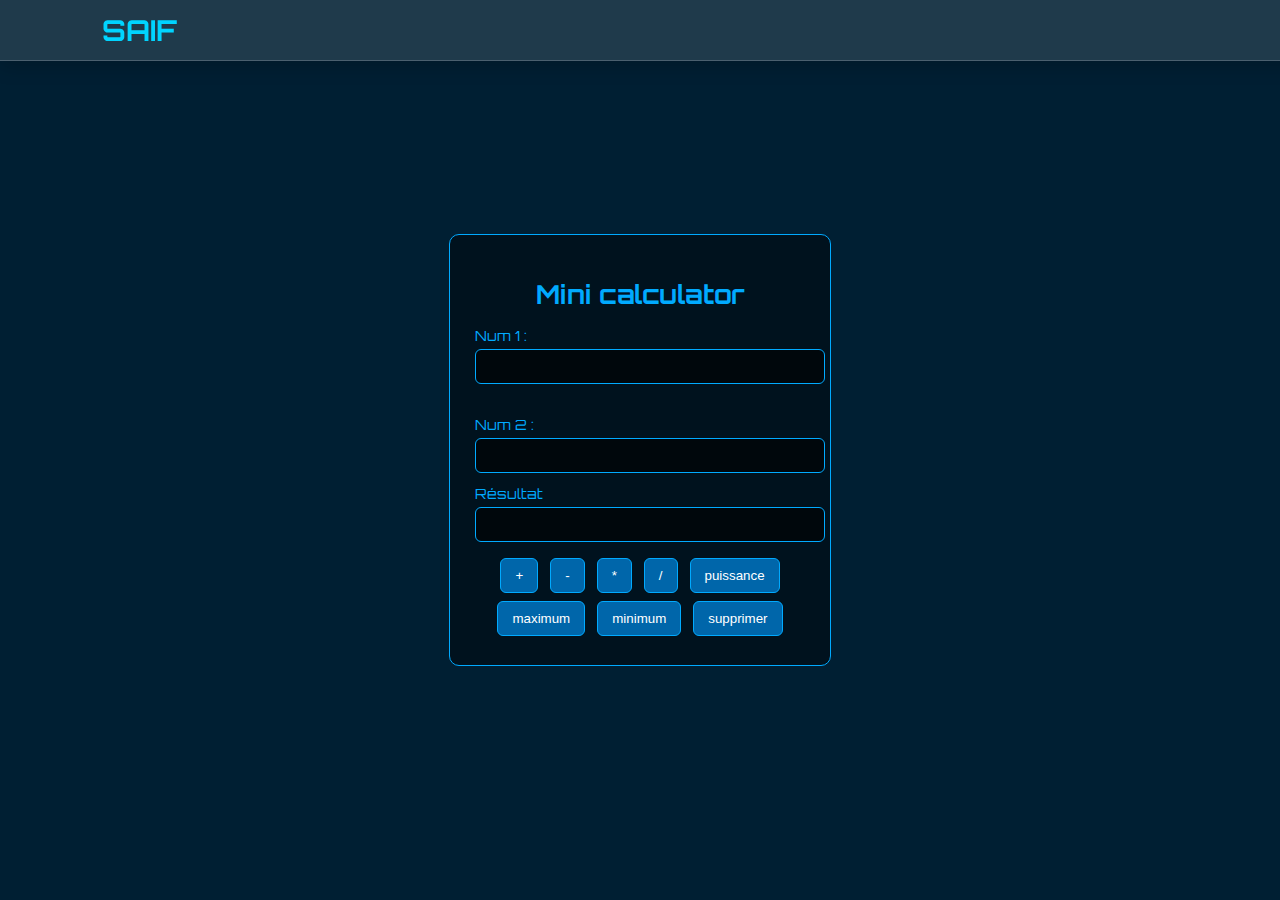
<file: calcul/index.html>
<!DOCTYPE html>
<html lang="en">
  <head>
    <meta charset="UTF-8" />
    <meta name="viewport" content="width=device-width, initial-scale=1.0" />
    <title>Mini Calculatrice</title>
    <link rel="stylesheet" href="calcul.css">
    <script src="calcul.js"></script>
  </head>
  <body>
    <header>
      <a href="../port/index1.html" class="logo">Saif</a>
    </header>
    <form>
      <h1>Mini calculator</h1>

      <label>Num 1 :</label>
      <input type="text" class="input" id="a"><br><br>

      <label>Num 2 :</label>
      <input type="text" class="input" id="b">

      <label>Résultat</label>
      <input type="text" class="input" id="s">

      <div class="button">
        <input type="button" class="button" value="+" onclick="Addition()">
        <input type="button" class="button" value="-" onclick="soustraction()">
        <input type="button" class="button" value="*" onclick="multiplication()">
        <input type="button" class="button" value="/" onclick="division()">
        <input type="button" class="button" value="puissance" onclick="puissance()">
        <input type="button" class="button" value="maximum" onclick="max()">
        <input type="button" class="button" value="minimum" onclick="min()">
        <input type="reset" class="button" value="supprimer">
      </div>
    </form>
  </body>
</html>
</file>
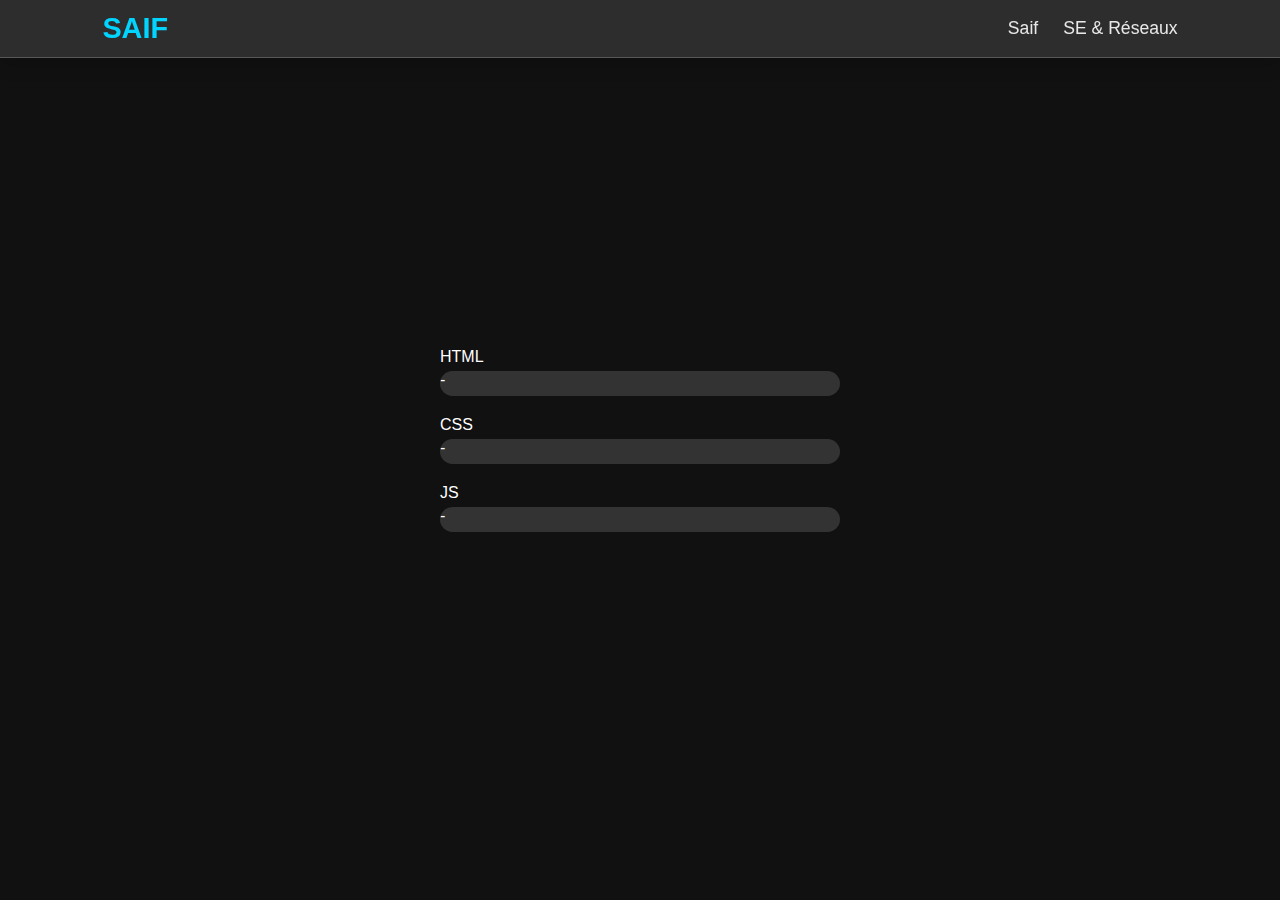
<file: Progress Bars/index.html>
<!DOCTYPE html>
<html lang="en">
  <head>
    <meta charset="UTF-8" />
    <meta name="viewport" content="width=device-width, initial-scale=1.0" />
    <title>Progress Bars</title>
    <link rel="stylesheet" href="index.css" />
  </head>
  <body>
    <header>
        <a href="#" class="logo">Saif</a>
        <nav class="navigation">
            <a href="../port/index1.html">Saif</a>
            <a href="../SE_et_Reseaux/index.html">SE & Réseaux</a>
        </nav>
    </header>    
    <div class="progress-container">
      <div class="bar">
        <span>HTML</span>
        <div class="progress">
          <div class="fill" style="--percent: 90%"></div>
        </div>
      </div>
      <div class="bar">
        <span>CSS</span>
        <div class="progress">
          <div class="fill" style="--percent: 80%"></div>
        </div>
      </div>
      <div class="bar">
        <span>JS</span>
        <div class="progress">
          <div class="fill" style="--percent: 40%"></div>
        </div>
      </div>
    </div>
  </body>
</html>
</file>
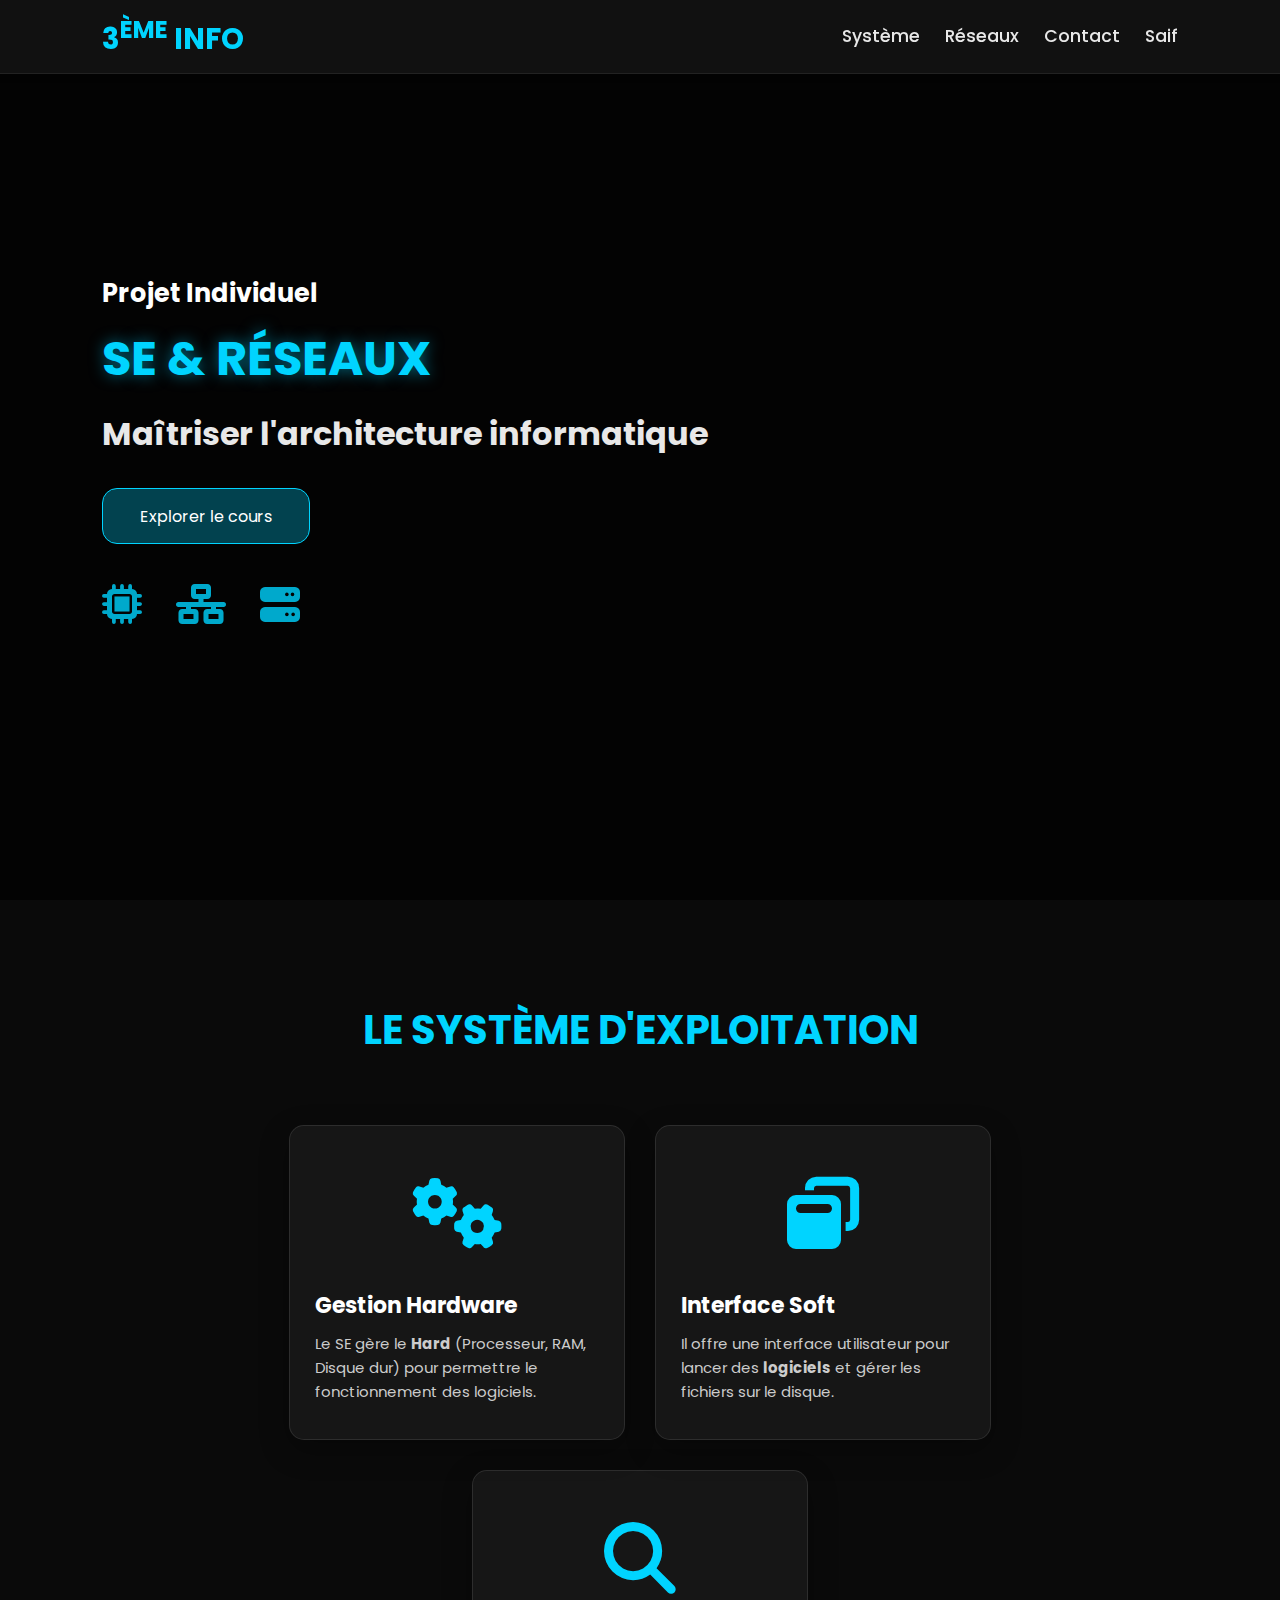
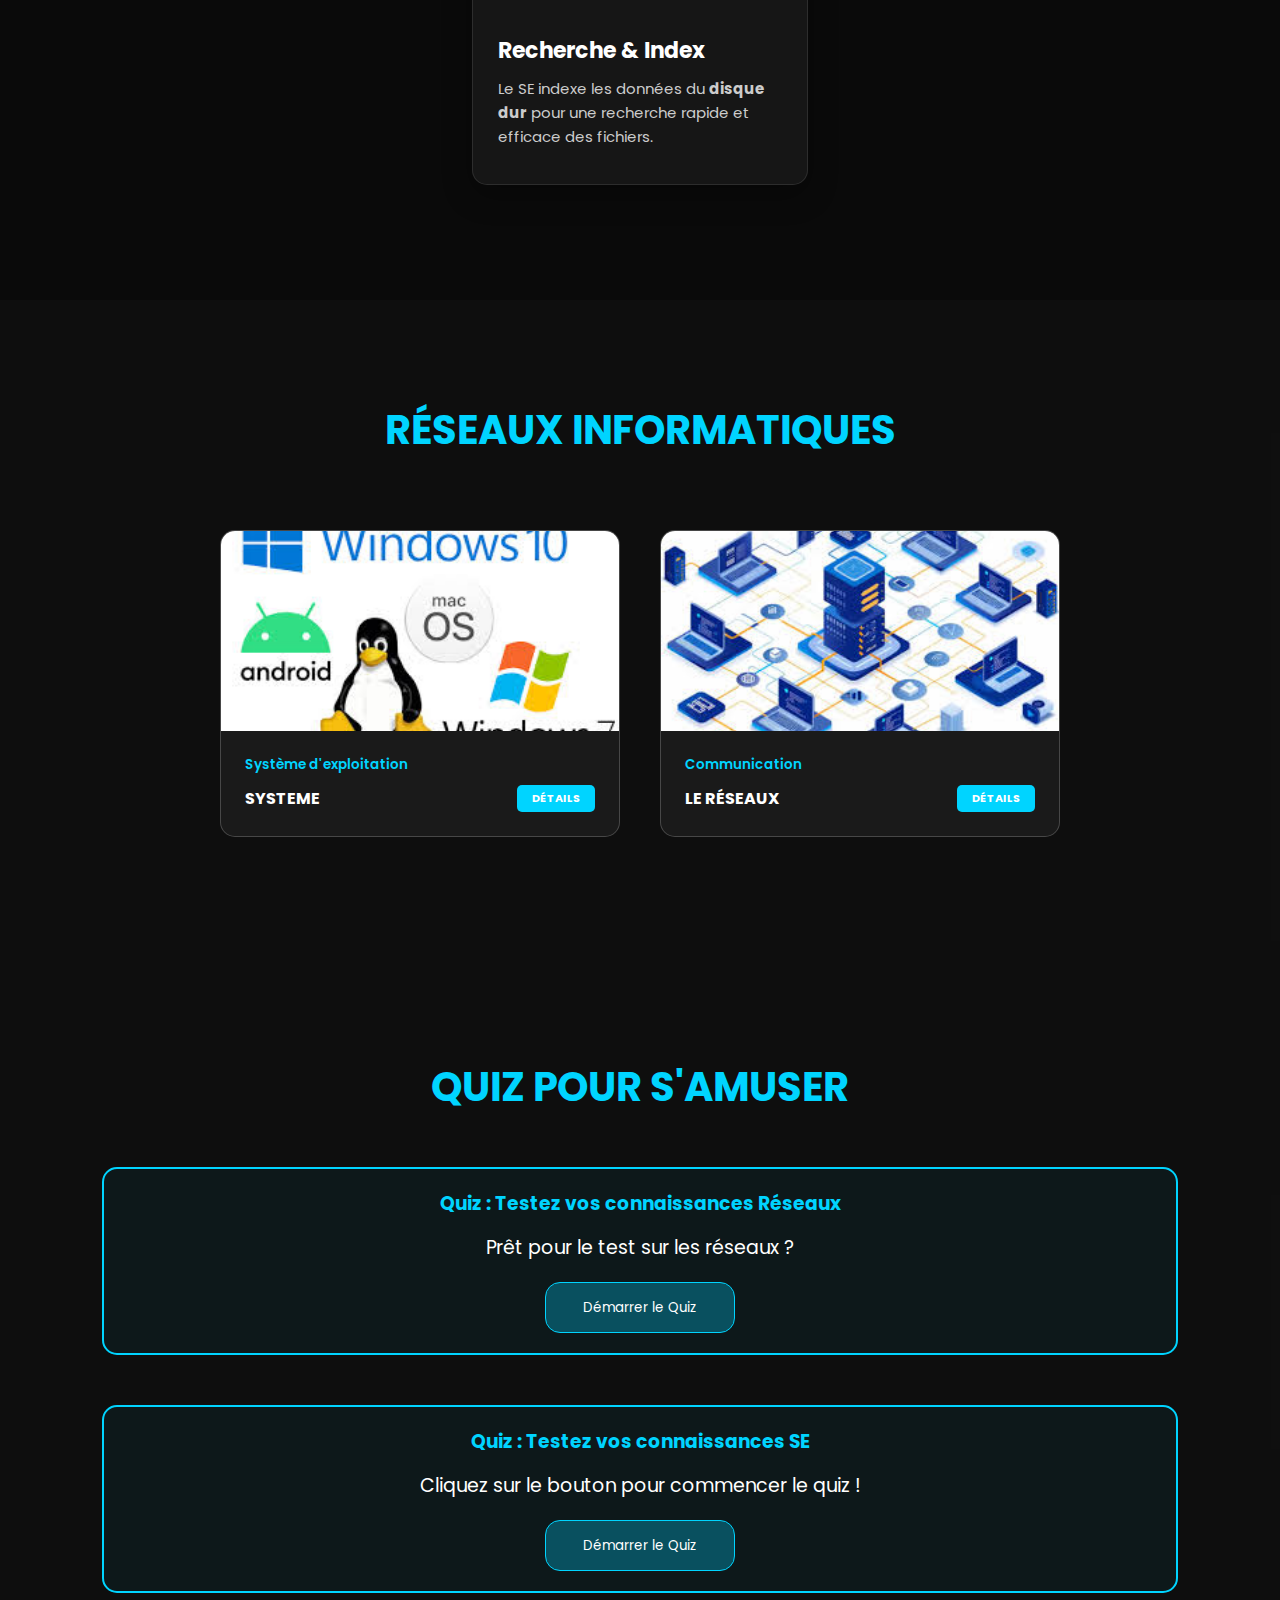
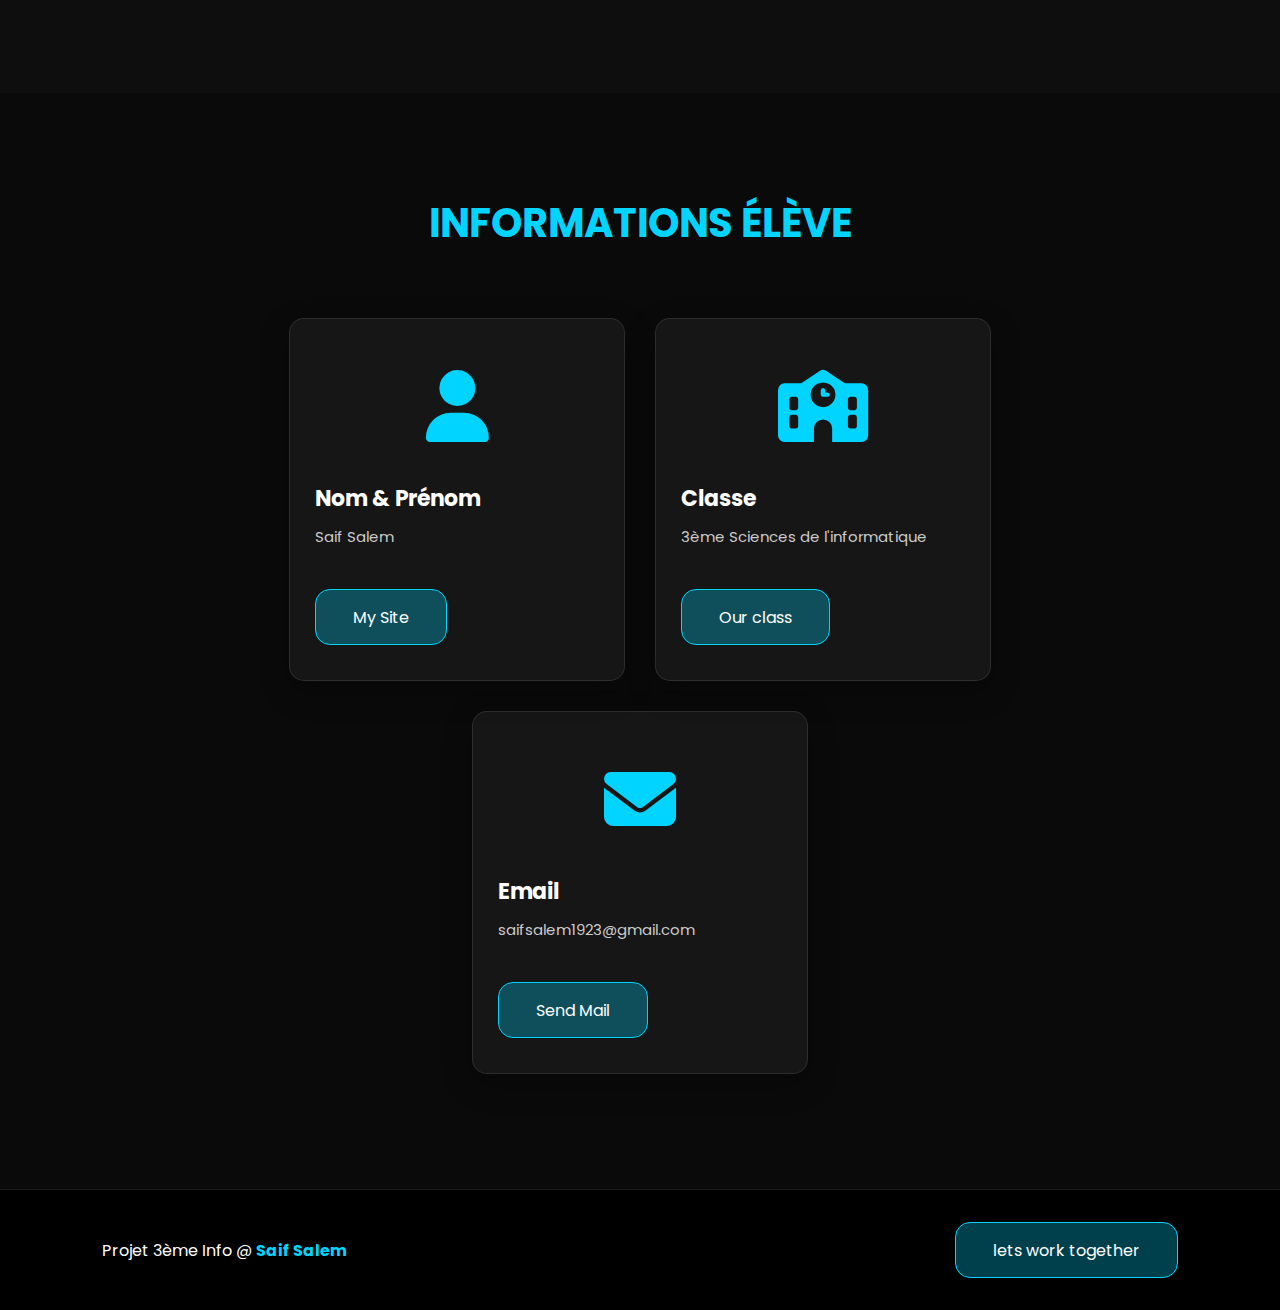
<file: SE_et_Reseaux/index.html>
<!DOCTYPE html>
<html lang="fr">
<head>
    <meta charset="UTF-8">
    <meta name="viewport" content="width=device-width, initial-scale=1.0">
    <title>SE & Réseaux</title>
    <link rel="stylesheet" href="https://cdnjs.cloudflare.com/ajax/libs/font-awesome/6.4.0/css/all.min.css">
    <link rel="stylesheet" href="style.css">
    <script src="index.js"></script>
</head>
<body>

    <header>
        <a href="#" class="logo">3<sup>ème</sup> Info</a>
        <nav class="navigation">
            <a href="systeme.html">Système</a>
            <a href="reseau.html">Réseaux</a>
            <a href="#contact">Contact</a>
            <a href="../port/index1.html">Saif</a>
        </nav>
    </header>

    <section class="main">
        <div>
            <h2> Projet Individuel  <br> <span>SE & Réseaux</span></h2>
            <h3>Maîtriser l'architecture informatique</h3>
            <a href="#systeme" class="mainbtn">Explorer le cours</a>
            <div class="socialicon">
                <i class="fa-solid fa-microchip"></i>
                <i class="fa-solid fa-network-wired"></i>
                <i class="fa-solid fa-server"></i>
            </div>
        </div>
    </section>

    <section class="cards" id="systeme">
        <h2 class="title">Le Système d'Exploitation</h2>
        <div class="content">
            <div class="card">
                <div class="icon"><i class="fa-solid fa-gears"></i></div>
                <div class="info">
                    <h3>Gestion Hardware</h3>
                    <p>Le SE gère le <strong>Hard</strong> (Processeur, RAM, Disque dur) pour permettre le fonctionnement des logiciels.</p>
                </div>
            </div>
            <div class="card">
                <div class="icon"><i class="fa-solid fa-window-restore"></i></div>
                <div class="info">
                    <h3>Interface Soft</h3>
                    <p>Il offre une interface utilisateur pour lancer des <strong>logiciels</strong> et gérer les fichiers sur le disque.</p>
                </div>
            </div>
            <div class="card">
                <div class="icon"><i class="fa-solid fa-magnifying-glass"></i></div>
                <div class="info">
                    <h3>Recherche & Index</h3>
                    <p>Le SE indexe les données du <strong>disque dur</strong> pour une recherche rapide et efficace des fichiers.</p>
                </div>
            </div>
        </div>
    </section>

    <section class="projects" id="reseaux">
        <h2 class="title">Réseaux Informatiques</h2>
        <div class="content">
            <div class="projectcard">
                <div class="projectimg">
                    <img src="images.jpg" alt="Réseau">
                </div>
                <div class="projectinfo">
                    <p class="project-category">Système d'exploitation</p>
                    <strong class="prject-title">
                        <span>systeme</span>
                        <a href="systeme.html" class="more">Détails</a>
                    </strong>
                </div>
            </div>
            <div class="projectcard">
                <div class="projectimg">
                    <img src="../SE_et_Reseaux/image1.jpg" alt="IP">
                </div>
                <div class="projectinfo">
                    <p class="project-category">Communication</p>
                    <strong class="prject-title">
                        <span>Le Réseaux</span>
                        <a href="reseau.html" class="more">Détails</a>
                    </strong>
                </div>
            </div>
        </div> 
    </section>


    <section class="projects">
        <h2 class="title">Quiz Pour S'amuser</h2>
        <div class="quiz">
            <h3 class="title1">Quiz : Testez vos connaissances Réseaux</h3>
            <p id="reseau-resultat">Prêt pour le test sur les réseaux ?</p>
            <button onclick="QuizReseau()" class="mainbtn">Démarrer le Quiz</button>
        </div>

                    
        <div class="quiz">
            <h3 class="title1">Quiz : Testez vos connaissances SE</h3>
            <p id="systeme-resultat">Cliquez sur le bouton pour commencer le quiz !</p>
            <button onclick="QuizSystème()" class="mainbtn">Démarrer le Quiz</button>
        </div>

    </section>

    <section class="cards contact" id="contact">
        <h2 class="title">Informations Élève</h2>
        <div class="content">
            <div class="card">
                <div class="icon"><i class="fa-solid fa-user"></i></div>
                <div class="info">
                    <h3>Nom & Prénom</h3>
                    <p>Saif Salem</p>
                    <div style="margin-top:40px">
                        <a href="../port/index1.html" class="mainbtn" target="_blank">My Site</a>
                    </div>
                </div>
            </div>
            <div class="card">
                <div class="icon"><i class="fa-solid fa-school"></i></div>
                <div class="info">
                    <h3>Classe</h3>
                    <p>3ème Sciences de l'informatique</p>
                    <div style="margin-top:40px">
                        <a href="index.html" class="mainbtn">Our class</a>
                    </div>                    
                </div>
            </div>
            <div class="card">
                <div class="icon">
                   <i class="fa-solid fa-envelope"></i>
                </div>
                <div class="info">
                    <h3>Email</h3>
                    <p>saifsalem1923@gmail.com</p>
                    <div style="margin-top:40px">
                        <a href="https://mail.google.com/mail/u/0/#inbox?compose=new" target="_blank" class="mainbtn">Send Mail</a>
                    </div>                    
                </div>
            </div>           
        </div>
    </section>


    <footer class="footer">
        <p class="footertitle">Projet 3ème Info @ <span>Saif Salem</span></p>
        <a class="mainbtn" href="../formulaire/Untitled-1.html">lets work together</a>
    </footer>
</body>
</html>
</file>
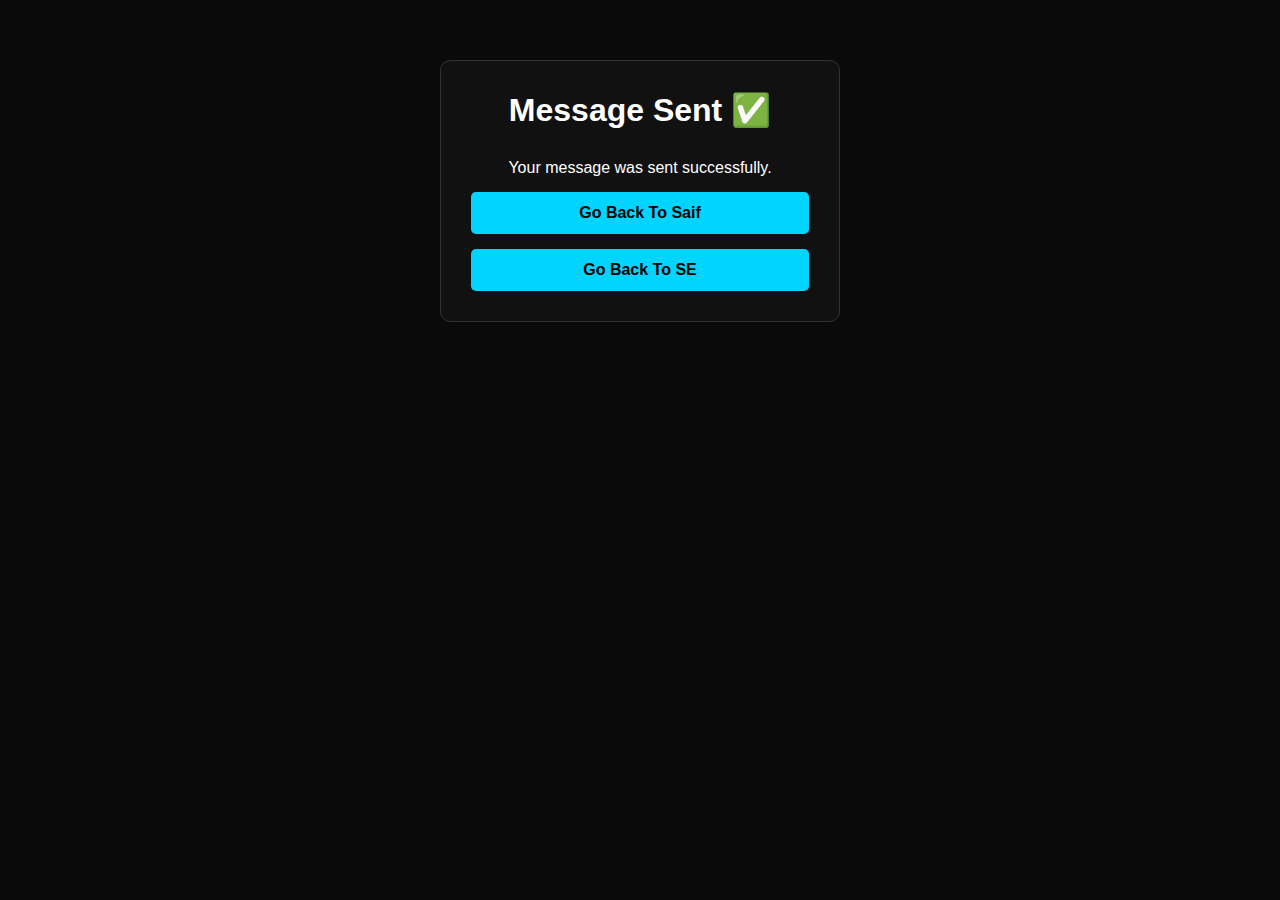
<file: formulaire/success.html>
<!DOCTYPE html>
<html lang="en">
<head>
    <meta name="viewport" content="width=device-width, initial-scale=1.0">
    <meta charset="UTF-8">
    <title>Success</title>
    <link rel="stylesheet" href="Untitled-2.css">
</head>
<body>

<section class="success-section">
    <div class="success-card">
        <h2>Message Sent ✅</h2>
        <p>Your message was sent successfully.</p>

      
        <a href="../port/index1.html" class="btn">Go Back To Saif</a>
        <a href="../SE_et_Reseaux/index.html" class="btn">Go Back To SE</a>
    </div>
</section>

</body>
</html>
</file>
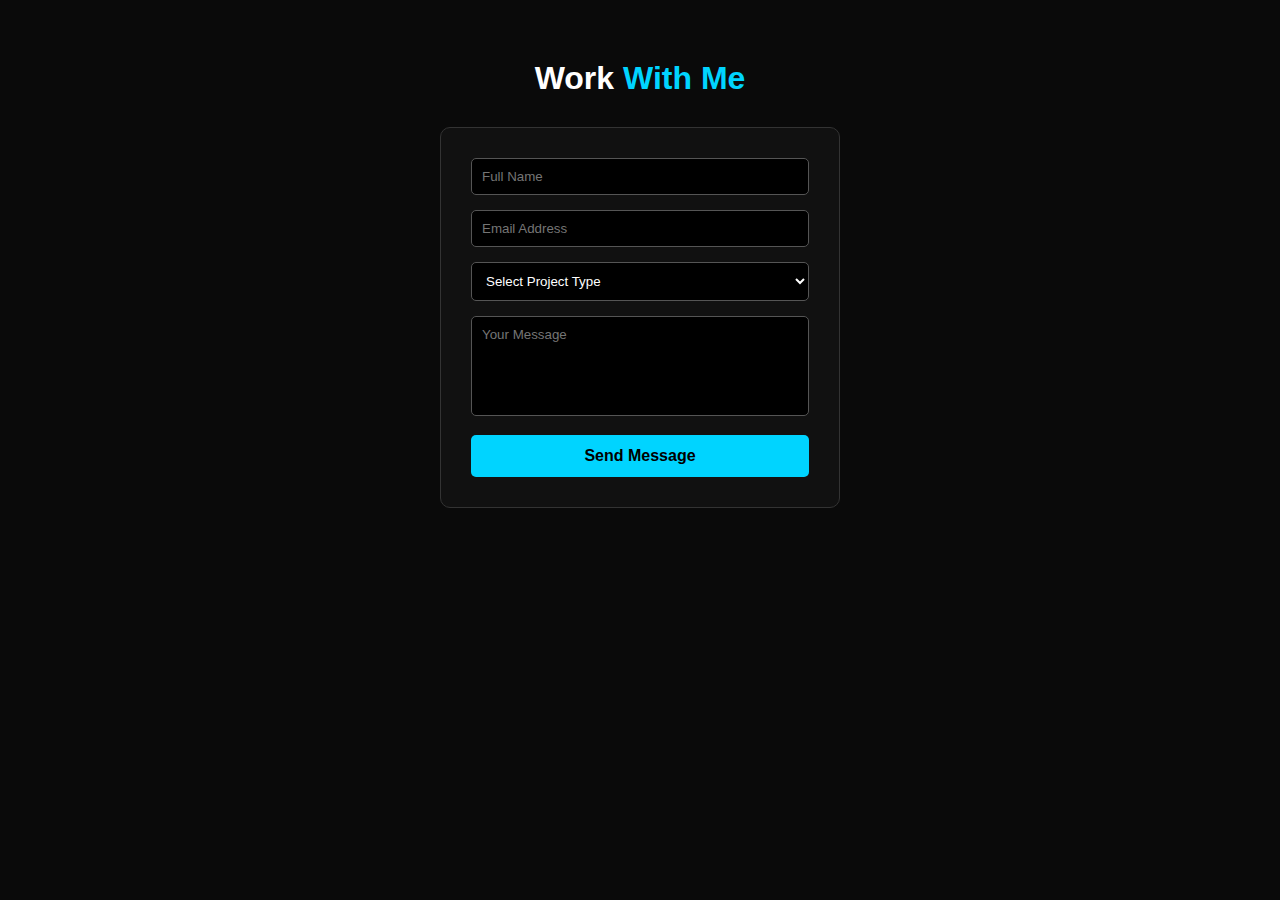
<file: formulaire/Untitled-1.html>
<!DOCTYPE html>
<html lang="en">
<head>
    <meta name="viewport" content="width=device-width, initial-scale=1.0">
    <meta charset="UTF-8">
    <title>Contact</title>
    <link rel="stylesheet" href="Untitled-2.css">
</head>
<body>

<section class="contact-section">
    <h2>Work <span>With Me</span></h2>

    <div class="contact-card">
        <form>

            <div class="input-box">
                <input type="text" placeholder="Full Name" required maxlength="40">
            </div>

            <div class="input-box">
                <input type="email" placeholder="Email Address" required maxlength="40">
            </div>

            <div class="input-box">
                <select>
                    <option>Select Project Type</option>
                    <option>Web Development</option>
                    <option>System Architecture</option>
                    <option>Networking</option>
                </select>
            </div>

            <div class="input-box">
                <textarea placeholder="Your Message" required></textarea>
            </div>

         
            <a href="success.html" class="btn">Send Message</a>

        </form>
    </div>
</section>

</body>
</html>
</file>
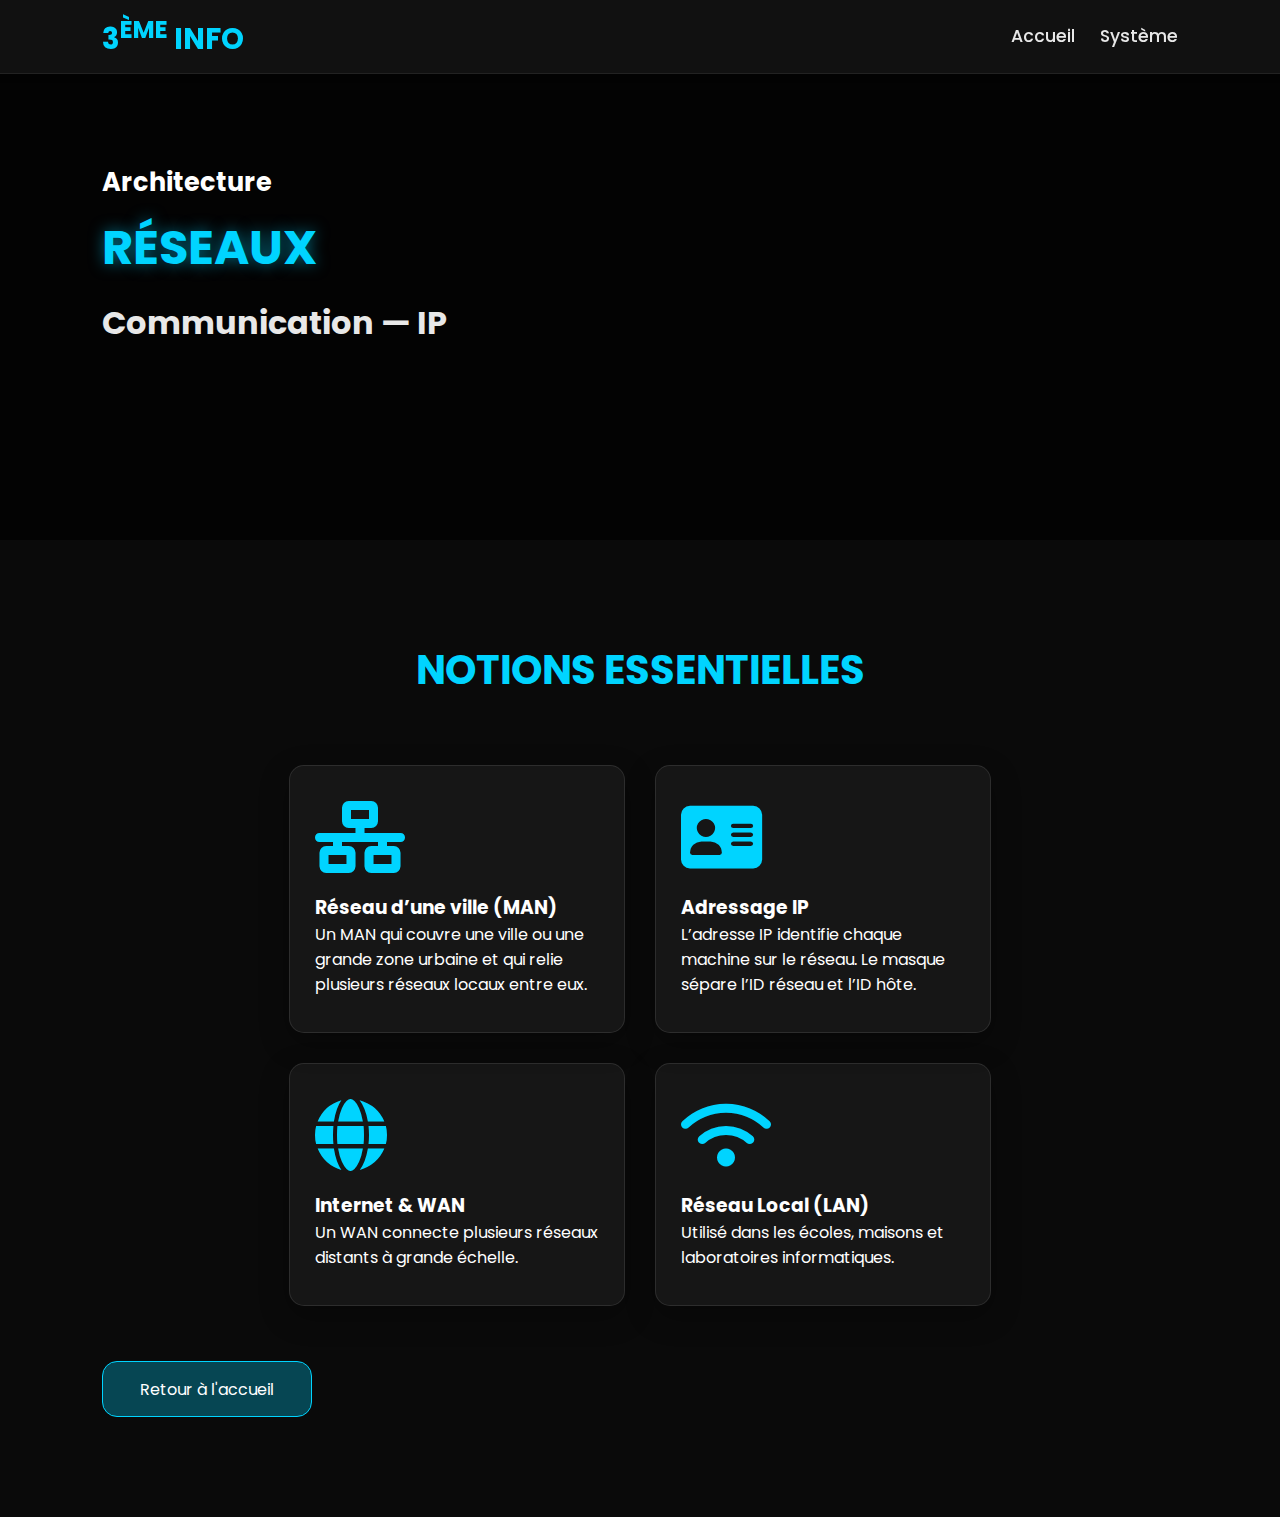
<file: SE_et_Reseaux/reseau.html>
<!DOCTYPE html>
<html lang="fr">
<head>
    <meta charset="UTF-8">
    <title>Réseaux Informatiques</title>
    <link rel="stylesheet" href="https://cdnjs.cloudflare.com/ajax/libs/font-awesome/6.4.0/css/all.min.css">
    <link rel="stylesheet" href="style.css">
</head>

<body>

<header>
    <a href="index.html" class="logo">3<sup>ème</sup> Info</a>
    <nav class="navigation">
        <a href="index.html">Accueil</a>
        <a href="systeme.html">Système</a>
    </nav>
</header>

<section class="main" style="min-height: 60vh;
background-image: linear-gradient(rgba(0,0,0,0.7)),
        url('https://images.unsplash.com/photo-1518770660439-4636190af475?auto=format&fit=crop&w=2000');">

    <div>
        <h2>Architecture <span>Réseaux</span></h2>
        <h3>Communication — IP </h3>
    </div>
</section>


<section class="cards">

    <h2 class="title">Notions Essentielles</h2>

    <div class="content">

        <div class="card">
            <i class="fa-solid fa-network-wired icon"></i>
            <h3>Réseau d’une ville (MAN)</h3>
            <p>
                Un MAN qui couvre une ville ou une grande zone urbaine et qui relie plusieurs réseaux locaux entre eux.
            </p>
        </div>

        <div class="card">
            <i class="fa-solid fa-address-card icon"></i>
            <h3>Adressage IP</h3>
            <p>
                L’adresse IP identifie chaque machine sur le réseau.
                Le masque sépare l’ID réseau et l’ID hôte.
            </p>
        </div>

        <div class="card">
            <i class="fa-solid fa-globe icon"></i>
            <h3>Internet & WAN</h3>
            <p>
                Un WAN connecte plusieurs réseaux distants à grande échelle.
            </p>
        </div>

        <div class="card">
            <i class="fa-solid fa-wifi icon"></i>
            <h3>Réseau Local (LAN)</h3>
            <p>
                Utilisé dans les écoles, maisons et laboratoires informatiques.
            </p>
        </div>

    </div>

    <div style="margin-top:40px">
        <a href="index.html" class="mainbtn">Retour à l'accueil</a>
    </div>

</section>

</body>
</html>
</file>
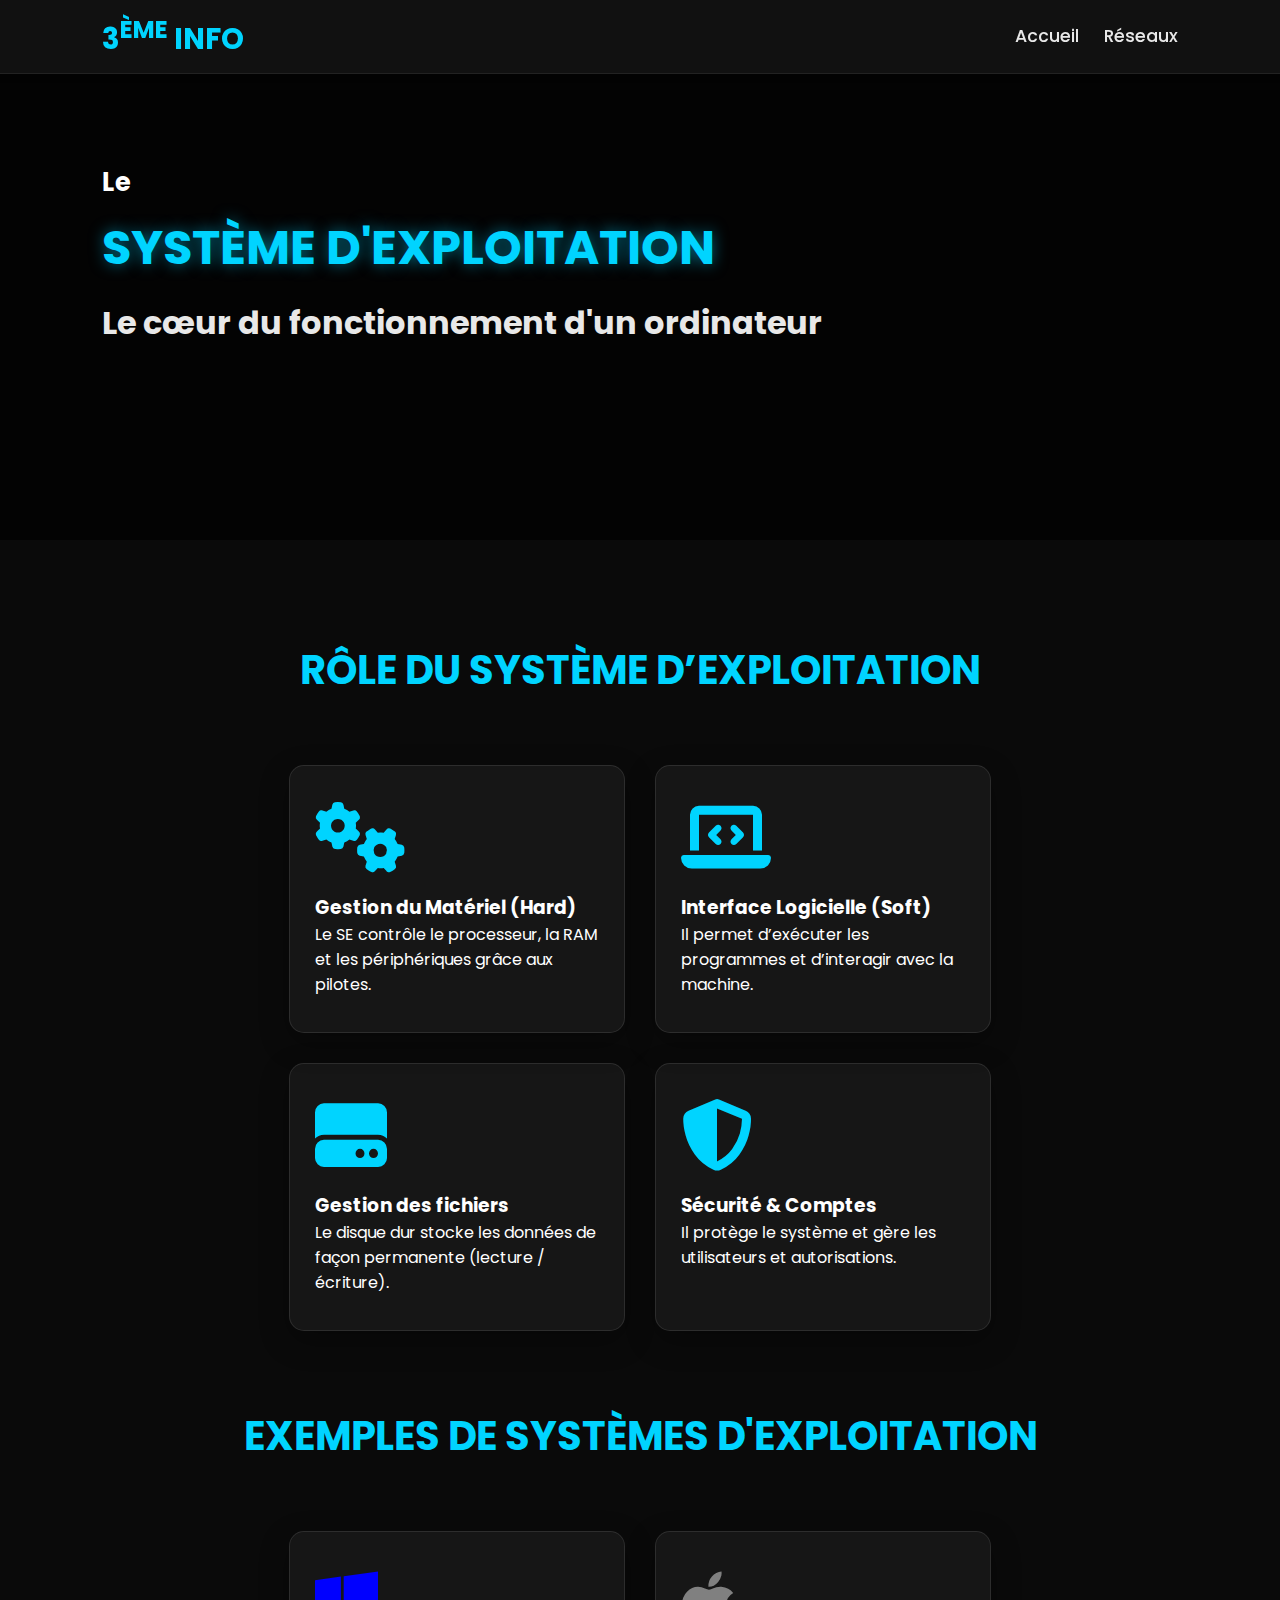
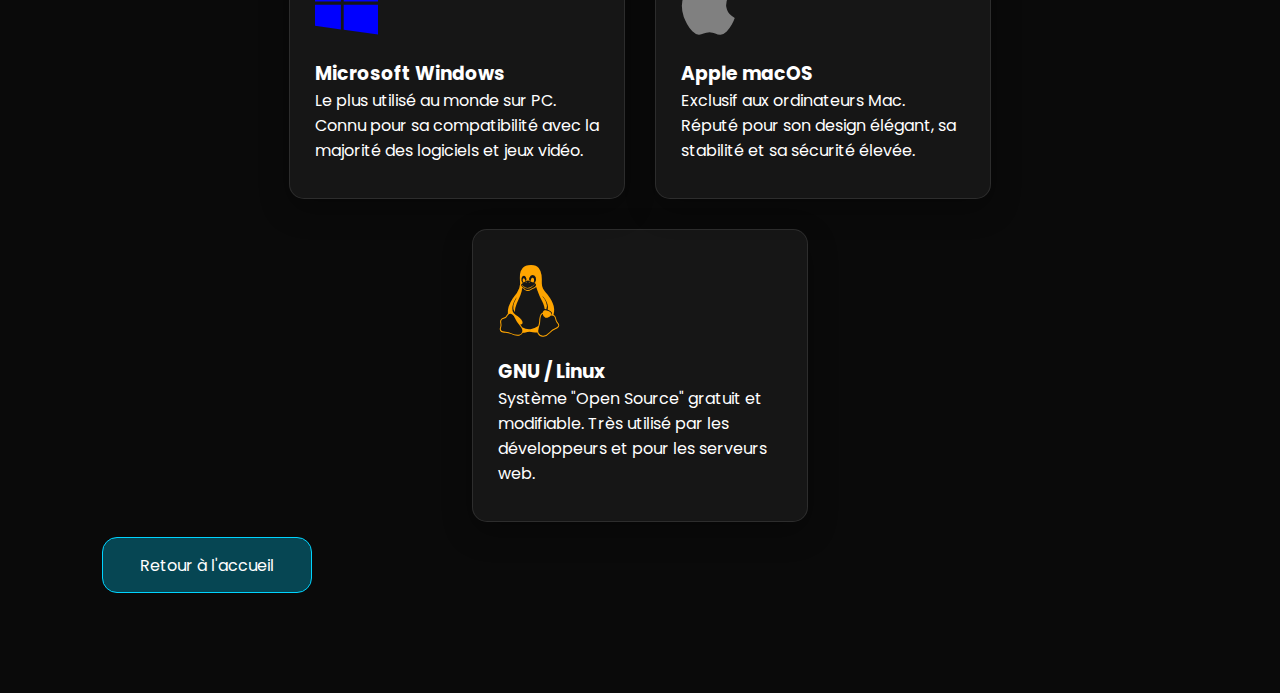
<file: SE_et_Reseaux/systeme.html>
<!DOCTYPE html>
<html lang="fr">
<head>
    <meta charset="UTF-8">
    <title>Système d'Exploitation</title>
    <link rel="stylesheet" href="https://cdnjs.cloudflare.com/ajax/libs/font-awesome/6.4.0/css/all.min.css">
    <link rel="stylesheet" href="style.css">
</head>

<body>

<header>
    <a href="index.html" class="logo">3<sup>ème</sup> Info</a>
    <nav class="navigation">
        <a href="index.html">Accueil</a>
        <a href="reseau.html">Réseaux</a>
    </nav>
</header>

<section class="main" style="min-height: 60vh;
background-image: linear-gradient(rgba(0,0,0,0.7)),
        url('https://images.unsplash.com/photo-1518770660439-4636190af475?auto=format&fit=crop&w=2000');">

    <div>
        <h2>Le <span>Système d'Exploitation</span></h2>
        <h3>Le cœur du fonctionnement d'un ordinateur</h3>
    </div>
</section>


<section class="cards">

    <h2 class="title">Rôle du Système d’Exploitation</h2>

    <div class="content">

        <div class="card">
            <i class="fa-solid fa-gears icon"></i>
            <h3>Gestion du Matériel (Hard)</h3>
            <p>
                Le SE contrôle le processeur, la RAM et les périphériques grâce aux pilotes.
            </p>
        </div>

        <div class="card">
            <i class="fa-solid fa-laptop-code icon"></i>
            <h3>Interface Logicielle (Soft)</h3>
            <p>
                Il permet d’exécuter les programmes et d’interagir avec la machine.
            </p>
        </div>

        <div class="card">
            <i class="fa-solid fa-hard-drive icon"></i>
            <h3>Gestion des fichiers</h3>
            <p>
                Le disque dur stocke les données de façon permanente (lecture / écriture).
            </p>
        </div>

        <div class="card">
            <i class="fa-solid fa-shield-halved icon"></i>
            <h3>Sécurité & Comptes</h3>
            <p>
                Il protège le système et gère les utilisateurs et autorisations.
            </p>
        </div>

    </div>

    <h2 class="title2">Exemples de Systèmes d'Exploitation</h2>

<div class="content">

<div class="card">
    <i class="fa-brands fa-windows icon" style="color: blue;"></i>
    <h3>Microsoft Windows</h3>
    <p>
         Le plus utilisé au monde sur PC. Connu pour sa compatibilité avec la majorité des logiciels et jeux vidéo.
    </p>
</div>

<div class="card">
    <i class="fa-brands fa-apple icon" style="color: gray;" ></i>
    <h3>Apple macOS</h3>
    <p>
        Exclusif aux ordinateurs Mac. Réputé pour son design élégant, sa stabilité et sa sécurité élevée.
    </p>
</div>

<div class="card">
    <i class="fa-brands fa-linux icon" style="color: orange;"></i>
    <h3>GNU / Linux</h3>
    <p>
        Système "Open Source" gratuit et modifiable. Très utilisé par les développeurs et pour les serveurs web.
    </p>
</div>

</div>

    <div>
        <a href="index.html" class="mainbtn">Retour à l'accueil</a>
    </div>

</section>

</body>
</html>
</file>
<file: calcul/calcul.css>
@import url('https://fonts.googleapis.com/css2?family=Orbitron:wght@400;700&display=swap');

body {
    margin: 0;
    height: 100vh;
    background: #001f33;
    display: flex;
    justify-content: center;
    align-items: center;
    font-family: "Orbitron", sans-serif;
    color: #fff;
}


header {
    width: 100%;
    position: fixed;
    top: 0;
    left: 0;
    z-index: 999;

    display: flex;
    justify-content: space-between;
    align-items: center;

    padding: 12px 8%;

    backdrop-filter: blur(15px);
    background: rgba(255, 255, 255, 0.12);
    border-bottom: 1px solid rgba(255, 255, 255, 0.2);
    box-shadow: 0 5px 20px rgba(0,0,0,0.2);
}


.logo {
    text-decoration: none;
    font-weight: 700;
    color: #00d4ff;
    text-transform: uppercase;
    font-size: 1.8em;
}


form {
    width: 330px;
    padding: 25px;
    border-radius: 10px;
    background: rgba(0, 0, 0, 0.4);
    border: 1px solid #00aaff;
}


h1 {
    text-align: center;
    font-size: 26px;
    color: #00aaff;
}


label {
    display: block;
    margin-bottom: 5px;
    font-size: 14px;
    color: #00aaff;
}


.input {
    width: 100%;
    padding: 9px;
    margin-bottom: 12px;
    border-radius: 6px;
    border: 1px solid #00aaff;
    background: rgba(0, 0, 0, 0.6);
    color: white;
}


.button {
    text-align: center;
}

.button input {
    padding: 9px 14px;
    margin: 4px;
    border-radius: 6px;
    border: 1px solid #00aaff;
    background: #0066aa;
    color: #fff;
    cursor: pointer;
}

.button input:hover {
    background: #0088dd;
}
</file>
<file: Progress Bars/index.css>
* {
    font-family: "Poppins", sans-serif;
    margin: 0;
    padding: 0;
    box-sizing: border-box;
    scroll-behavior: smooth;
}



body {
    background: #111;
    font-family: 'Poppins', sans-serif;
    color: white;
    display: flex;
    justify-content: center;
    align-items: center;
    height: 100vh;
}

header {
    width: 100%;
    position: fixed;
    top: 0;
    left: 0;
    z-index: 999;

    display: flex;
    justify-content: space-between;
    align-items: center;

    padding: 12px 8%;

    backdrop-filter: blur(15px);
    background: rgba(255, 255, 255, 0.12);
    border-bottom: 1px solid rgba(255, 255, 255, 0.2);
    box-shadow: 0 5px 20px rgba(0,0,0,0.2);
}


.logo {
    text-decoration: none;
    font-weight: 700;
    color: #00d4ff;
    text-transform: uppercase;
    font-size: 1.8em;
}

.navigation {
    display: flex;
    gap: 25px;
}

.navigation a {
    text-decoration: none;
    color: #e8e8e8;
    font-size: 1.1em;
    font-weight: 500;
    transition: 0.3s;
}

.navigation a:hover {
    color: #00d4ff;
}

.progress-container {
    width: 400px;
}

.bar {
    margin-bottom: 20px;
}

.bar span {
    display: block;
    margin-bottom: 5px;
}

.progress {
    background: #333;
    height: 25px;
    border-radius: 15px;
    overflow: hidden;
}

.fill {
    height: 100%;
    width: 0;
    background: linear-gradient(90deg, #ff00ff, #00ffff);
    animation: fillBar 2s forwards;
}

.fill::after {
    content: attr(style);
}

@keyframes fillBar {
    from { width: 0; }
    to { width: var(--percent); }
}
</file>
<file: SE_et_Reseaux/style.css>
@import url('https://fonts.googleapis.com/css2?family=Poppins:wght@400;700&family=Roboto:wght@100..900&display=swap');

* {
    font-family: "Poppins", sans-serif;
    margin: 0;
    padding: 0;
    box-sizing: border-box;
}

body {
    background-color: #0a0a0a;
    color: #fff;
}

header {
    width: 100%;
    position: fixed;
    display: flex;
    justify-content: space-between;
    align-items: center;
    padding: 12px 8%;
    background: #111;
    border-bottom: 1px solid #222;
    box-shadow: 0 2px 6px rgba(0,0,0,0.4);
}


.logo {
    text-decoration: none;
    font-weight: 700;
    color: #00d4ff;
    text-transform: uppercase;
    font-size: 29px;
}

.navigation {
    display: flex;
    gap: 25px;
}

.navigation a {
    text-decoration: none;
    color: #e8e8e8;
    font-size: 17.5px;
    font-weight: 500;
    transition: 0.3s;
}

.navigation a:hover {
    color: #00d4ff;
}

section {
    padding: 100px 8%;
}

.main {
    width: 100%;
    min-height: 100vh;
    display: flex;
    align-items: center;
    background: linear-gradient(rgba(0,0,0,0.7), rgba(0,0,0,0.7)), 
                url('https://images.unsplash.com/photo-1518770660439-4636190af475?auto=format&fit=crop&w=1950&q=80');
    background-position: center;
}

.main h2 {
    color: #fff;
    font-size: 25.5px;
}

.main h2 span {
    display: block;
    margin-top: 10px;
    color: #00d4ff;
    font-size: 48px;
    text-transform: uppercase;
    text-shadow: 0 0 15px rgba(0, 212, 255, 0.5);
}

.main h3 {
    color: #e8e8e8;
    font-size: 32px;
    margin: 15px 0 30px;
}

.mainbtn {
    display: inline-block;
    color: #fff;
    background: rgba(0, 212, 255, 0.3);
    padding: 14.5px 37px;
    text-decoration: none;
    border: 1px solid #00d4ff;
    border-radius: 15px;
    transition: 0.4s ease;
    cursor: pointer;
}

.mainbtn:hover {
    background: rgba(0,212,255,0.8);
    transform: scale(1.05);
    box-shadow: 0 0 20px rgba(0, 212, 255, 0.4);
}

.socialicon {
    margin-top: 40px;
}

.socialicon i {
    color: #00d4ff;
    font-size: 40px;
    margin-right: 30px;
    opacity: 0.8;
}

.title {
    text-align: center;
    color: #00d4ff;
    font-size: 40px;
    margin-bottom: 50px;
    text-transform: uppercase;
}

.title1{
    color: #00d4ff;
}

.content {
    display: flex;
    justify-content: center;
    flex-wrap: wrap;
}

.card {
    width: 336px;
    padding: 35px 25px;
    margin: 15px;
    border-radius: 15px;
    background: rgba(255,255,255,0.05);
    border: 1px solid rgba(255, 255, 255, 0.1);
    box-shadow: 0 10px 30px rgba(0,0,0,0.3);
    transition: 0.4s;
    cursor: pointer;
}

.card:hover {
    transform: translateY(-10px);
    background: rgba(255,255,255,0.08);
    border-color: #00d4ff;
}

.icon {
    color: #00d4ff;
    font-size: 72px;
    text-align: center;
    margin-bottom: 20px;
}

.info h3 {
    color: #fff;
    margin-bottom: 10px;
    font-size: 22px;
}

.info p {
    color: #ccc;
    font-size: 15px;
    line-height: 1.6;
}

.projects {
    background: rgba(255,255,255,0.02);
}

.projectcard {
    border: 1px solid rgba(255, 255, 255, 0.2);
    min-height: 224px;
    width: 400px;
    margin: 20px;
    border-radius: 15px;
    overflow: hidden;
    background: rgba(255,255,255,0.05);
    transition: 0.5s ease;
    cursor: pointer;
}

.projectcard:hover {
    transform: scale(1.03);
    border-color: #00d4ff;
}

.projectimg {
    height: 200px;
    overflow: hidden;
}

.projectimg img {
    width: 100%;
    height: 100%;
    object-fit: cover;
}

.projectinfo {
    padding: 24px;
}

.project-category {
    color: #00d4ff;
    font-size: 13.5px;
    font-weight: 600;
}

.prject-title {
    display: flex;
    justify-content: space-between;
    align-items: center;
    color: #fff;
    font-weight: 700;
    text-transform: uppercase;
    margin-top: 10px;
}

.more {
    text-decoration: none;
    color: #fff;
    background: #00d4ff;
    padding: 5px 15px;
    border-radius: 5px;
    font-size: 11px;
    transition: 0.3s;
}

.more:hover {
    background: #fff;
    color: #00d4ff;
}

.title1{
    color: #00d4ff;
    margin-bottom: 15px;
}

.quiz-section{
    text-align: center;
    background: rgba(255, 255, 255, 0.05);
    padding: 25px;
    border-radius: 15px;
    border: 1px solid #00d4ff;
    margin-top: 30px;
}

.mainbtn1 {
    display: inline-block;
    color: #fff;
    background: rgba(0, 212, 255, 0.3);
    padding: 14.5px 37px;
    text-decoration: none;
    border: 1px solid #00d4ff;
    border-radius: 15px;
    transition: 0.4s ease;
    cursor: pointer;
}

.mainbtn1:hover {
    background: rgba(0,212,255,0.8);
    transform: scale(1.05);
    box-shadow: 0 0 20px rgba(0, 212, 255, 0.4);
}

.title2{
    text-align: center;
    color: #00d4ff;
    font-size: 40px;
    margin-bottom: 50px;
    text-transform: uppercase;
    margin-top: 60px;
}

.quiz{
    text-align: center;
    margin-top: 50px;
    padding: 20px;                                                                                                   
    border: 2px solid #00d4ff;
    border-radius: 15px;                                                  
    background: rgba(0, 212, 255, 0.05);
    cursor: pointer;
}

#systeme-resultat{
    font-size: 19px;
    margin-bottom: 20px;
}

#reseau-resultat{
    font-size: 19px;
    margin-bottom: 20px;    
}

.footer {
    padding: 32px 8%;
    display: flex;
    justify-content: space-between;
    background: #000;
    border-top: 1px solid rgba(255, 255, 255, 0.1);
    color: #fff;
    align-items: center;
}

.footer span {
    color: #00d4ff;
    font-weight: bold;
}


@media (max-width: 800px) {
    header {
        padding: 15px 5%;
        flex-direction: column; /* Stacks logo and menu */
        height: auto;
        gap: 15px;
    }

    .navigation {
        display: flex;
        flex-wrap: wrap; /* Secret fix: allows links to move to a new line */
        justify-content: center;
        gap: 10px;
    }

    /* Styles for your 'Saif' button to make it pop */
    .logo1 {
        display: inline-block;
        background-color: #EE626B;
        color: #fff !important;
        padding: 8px 20px;
        border-radius: 50px;
        text-transform: uppercase;
        font-weight: 600;
    }
}
</file>
<file: formulaire/Untitled-2.css>
* {
    margin: 0;
    padding: 0;
    box-sizing: border-box;
    font-family: Arial, sans-serif;
}

body {
    background-color: #0a0a0a;
    color: white;
}

/* Sections */
.contact-section,
.success-section {
    width: 100%;
    height: 100vh;
    text-align: center;
    padding-top: 60px;
}

/* Titles */
h2 {
    font-size: 32px;
    margin-bottom: 30px;
}

span {
    color: #00d4ff;
}

/* Cards */
.contact-card,
.success-card {
    width: 400px;
    margin: auto;
    padding: 30px;
    background-color: #111;
    border-radius: 10px;
    border: 1px solid #333;
}

/* Inputs */
.input-box {
    margin-bottom: 15px;
}

.input-box input,
.input-box select,
.input-box textarea {
    width: 100%;
    padding: 10px;
    background-color: #000;
    border: 1px solid #555;
    color: white;
    border-radius: 5px;
}

/* Textarea */
textarea {
    height: 100px;
    resize: none;
}

/* LINK AS BUTTON */
.btn {
    display: block;
    margin-top: 15px;
    padding: 12px;
    background-color: #00d4ff;
    color: black;
    text-decoration: none;
    font-weight: bold;
    border-radius: 5px;
}

/* Hover */
.btn:hover {
    background-color: #00b0cc;
}
</file>
